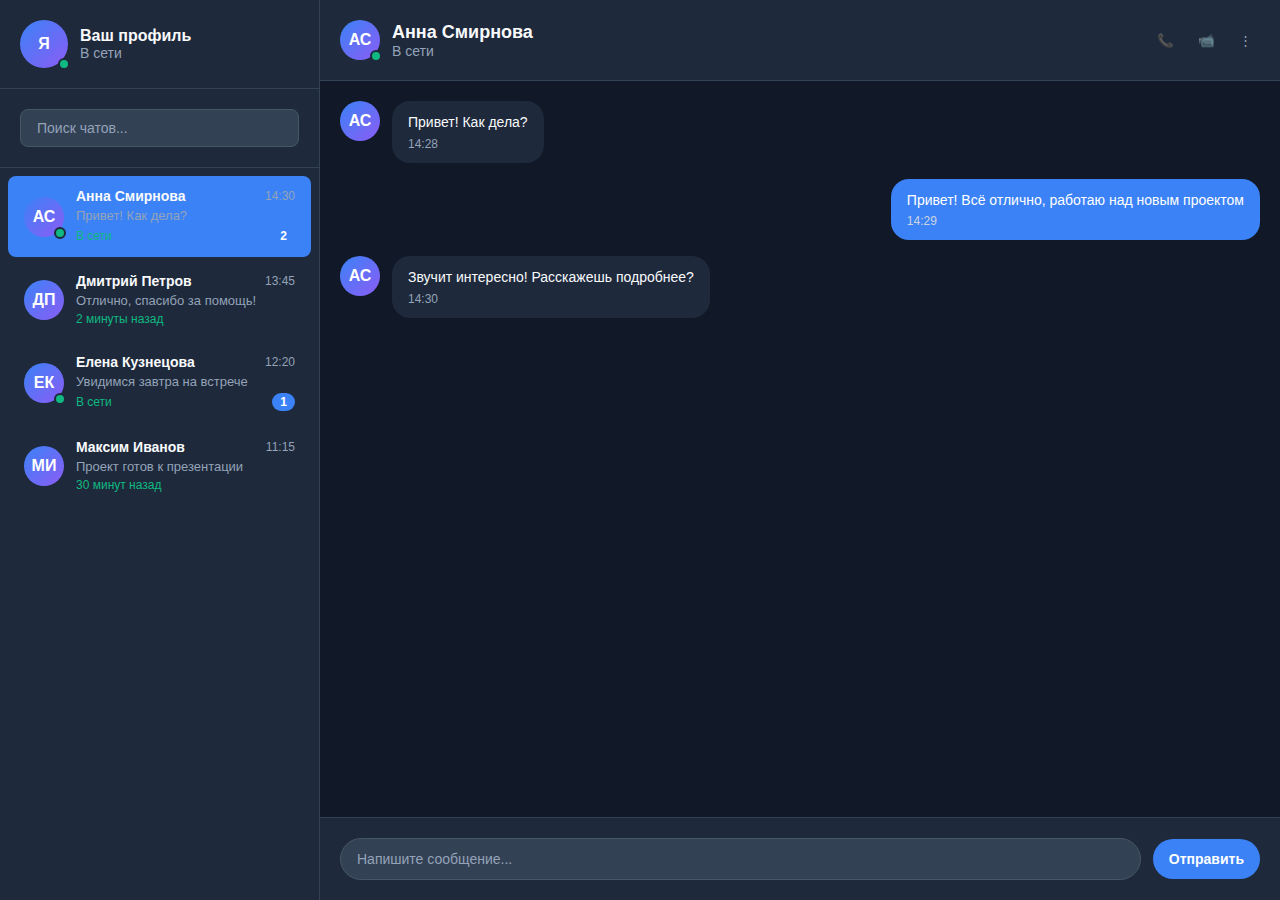
<file: public/messenger.html>
<!DOCTYPE html>
<html lang="ru">
<head>
    <meta charset="UTF-8">
    <meta name="viewport" content="width=device-width, initial-scale=1.0">
    <title>Мессенджер</title>
    <style>
        * {
            margin: 0;
            padding: 0;
            box-sizing: border-box;
        }

        body {
            font-family: -apple-system, BlinkMacSystemFont, 'Segoe UI', Roboto, sans-serif;
            background-color: #111827;
            color: #f8fafc;
            height: 100vh;
            overflow: hidden;
        }

        .messenger {
            display: flex;
            height: 100vh;
        }

        /* Боковая панель */
        .sidebar {
            width: 320px;
            background-color: #1e293b;
            border-right: 1px solid #334155;
            display: flex;
            flex-direction: column;
        }

        .user-profile {
            padding: 20px;
            border-bottom: 1px solid #334155;
            display: flex;
            align-items: center;
            gap: 12px;
        }

        .avatar {
            width: 40px;
            height: 40px;
            border-radius: 50%;
            background: linear-gradient(135deg, #3b82f6, #8b5cf6);
            display: flex;
            align-items: center;
            justify-content: center;
            color: white;
            font-weight: bold;
            position: relative;
        }

        .avatar.large {
            width: 48px;
            height: 48px;
        }

        .online-indicator {
            position: absolute;
            bottom: -2px;
            right: -2px;
            width: 12px;
            height: 12px;
            background-color: #10b981;
            border: 2px solid #1e293b;
            border-radius: 50%;
        }

        .user-info h3 {
            font-size: 16px;
            font-weight: 600;
            color: #f8fafc;
        }

        .user-info p {
            font-size: 14px;
            color: #94a3b8;
        }

        .search-container {
            padding: 20px;
            border-bottom: 1px solid #334155;
        }

        .search-box {
            width: 100%;
            padding: 10px 16px;
            background-color: #334155;
            border: 1px solid #475569;
            border-radius: 8px;
            color: #f8fafc;
            font-size: 14px;
        }

        .search-box:focus {
            outline: none;
            border-color: #3b82f6;
        }

        .search-box::placeholder {
            color: #94a3b8;
        }

        .chats-list {
            flex: 1;
            overflow-y: auto;
            padding: 8px;
        }

        .chat-item {
            padding: 12px 16px;
            border-radius: 8px;
            cursor: pointer;
            transition: background-color 0.2s;
            display: flex;
            align-items: center;
            gap: 12px;
            margin-bottom: 4px;
        }

        .chat-item:hover {
            background-color: #334155;
        }

        .chat-item.active {
            background-color: #3b82f6;
        }

        .chat-info {
            flex: 1;
            min-width: 0;
        }

        .chat-header {
            display: flex;
            justify-content: between;
            align-items: center;
            margin-bottom: 4px;
        }

        .chat-name {
            font-weight: 600;
            color: #f8fafc;
            font-size: 14px;
        }

        .chat-time {
            font-size: 12px;
            color: #94a3b8;
            margin-left: auto;
        }

        .chat-message {
            font-size: 13px;
            color: #94a3b8;
            white-space: nowrap;
            overflow: hidden;
            text-overflow: ellipsis;
        }

        .chat-meta {
            display: flex;
            align-items: center;
            justify-content: space-between;
            margin-top: 4px;
        }

        .online-status {
            font-size: 12px;
            color: #10b981;
        }

        .unread-count {
            background-color: #3b82f6;
            color: white;
            border-radius: 12px;
            padding: 2px 8px;
            font-size: 12px;
            font-weight: 600;
            min-width: 20px;
            text-align: center;
        }

        /* Главная область */
        .main-content {
            flex: 1;
            display: flex;
            flex-direction: column;
        }

        .chat-header-main {
            padding: 20px;
            border-bottom: 1px solid #334155;
            background-color: #1e293b;
            display: flex;
            align-items: center;
            gap: 12px;
        }

        .chat-header-main .user-info h3 {
            font-size: 18px;
        }

        .chat-actions {
            margin-left: auto;
            display: flex;
            gap: 8px;
        }

        .action-btn {
            padding: 8px;
            background-color: transparent;
            border: none;
            color: #94a3b8;
            cursor: pointer;
            border-radius: 6px;
            transition: all 0.2s;
        }

        .action-btn:hover {
            background-color: #334155;
            color: #f8fafc;
        }

        .messages-container {
            flex: 1;
            overflow-y: auto;
            padding: 20px;
            background-color: #111827;
        }

        .message {
            display: flex;
            margin-bottom: 16px;
            gap: 12px;
        }

        .message.own {
            flex-direction: row-reverse;
        }

        .message.own .message-bubble {
            background-color: #3b82f6;
            color: white;
        }

        .message-bubble {
            max-width: 70%;
            padding: 12px 16px;
            background-color: #1e293b;
            border-radius: 18px;
            position: relative;
        }

        .message-text {
            font-size: 14px;
            line-height: 1.4;
            word-wrap: break-word;
        }

        .message-time {
            font-size: 12px;
            color: #94a3b8;
            margin-top: 4px;
        }

        .message.own .message-time {
            color: #cbd5e1;
        }

        .message-input-container {
            padding: 20px;
            border-top: 1px solid #334155;
            background-color: #1e293b;
        }

        .message-input-wrapper {
            display: flex;
            align-items: center;
            gap: 12px;
        }

        .message-input {
            flex: 1;
            padding: 12px 16px;
            background-color: #334155;
            border: 1px solid #475569;
            border-radius: 24px;
            color: #f8fafc;
            font-size: 14px;
            resize: none;
            outline: none;
        }

        .message-input:focus {
            border-color: #3b82f6;
        }

        .message-input::placeholder {
            color: #94a3b8;
        }

        .send-btn {
            padding: 12px 16px;
            background-color: #3b82f6;
            border: none;
            border-radius: 24px;
            color: white;
            cursor: pointer;
            font-size: 14px;
            font-weight: 600;
            transition: background-color 0.2s;
        }

        .send-btn:hover {
            background-color: #2563eb;
        }

        .send-btn:disabled {
            opacity: 0.5;
            cursor: not-allowed;
        }

        .empty-state {
            display: flex;
            flex-direction: column;
            align-items: center;
            justify-content: center;
            height: 100%;
            color: #94a3b8;
        }

        .empty-state h2 {
            font-size: 24px;
            margin-bottom: 8px;
            color: #f8fafc;
        }

        .empty-state p {
            font-size: 16px;
        }

        /* Скроллбар */
        .chats-list::-webkit-scrollbar,
        .messages-container::-webkit-scrollbar {
            width: 6px;
        }

        .chats-list::-webkit-scrollbar-track,
        .messages-container::-webkit-scrollbar-track {
            background: transparent;
        }

        .chats-list::-webkit-scrollbar-thumb,
        .messages-container::-webkit-scrollbar-thumb {
            background: #475569;
            border-radius: 3px;
        }

        .chats-list::-webkit-scrollbar-thumb:hover,
        .messages-container::-webkit-scrollbar-thumb:hover {
            background: #64748b;
        }

        /* Адаптивность */
        @media (max-width: 768px) {
            .sidebar {
                width: 100%;
                position: absolute;
                z-index: 10;
                transform: translateX(-100%);
                transition: transform 0.3s ease;
            }

            .sidebar.open {
                transform: translateX(0);
            }

            .main-content {
                width: 100%;
            }
        }
    </style>
</head>
<body>
    <div class="messenger">
        <div class="sidebar">
            <div class="user-profile">
                <div class="avatar large">
                    <span>Я</span>
                    <div class="online-indicator"></div>
                </div>
                <div class="user-info">
                    <h3>Ваш профиль</h3>
                    <p>В сети</p>
                </div>
            </div>

            <div class="search-container">
                <input type="text" class="search-box" placeholder="Поиск чатов..." id="searchInput">
            </div>

            <div class="chats-list" id="chatsList">
                <div class="chat-item active" data-chat-id="1">
                    <div class="avatar">
                        <span>АС</span>
                        <div class="online-indicator"></div>
                    </div>
                    <div class="chat-info">
                        <div class="chat-header">
                            <div class="chat-name">Анна Смирнова</div>
                            <div class="chat-time">14:30</div>
                        </div>
                        <div class="chat-message">Привет! Как дела?</div>
                        <div class="chat-meta">
                            <div class="online-status">В сети</div>
                            <div class="unread-count">2</div>
                        </div>
                    </div>
                </div>

                <div class="chat-item" data-chat-id="2">
                    <div class="avatar">
                        <span>ДП</span>
                    </div>
                    <div class="chat-info">
                        <div class="chat-header">
                            <div class="chat-name">Дмитрий Петров</div>
                            <div class="chat-time">13:45</div>
                        </div>
                        <div class="chat-message">Отлично, спасибо за помощь!</div>
                        <div class="chat-meta">
                            <div class="online-status">2 минуты назад</div>
                        </div>
                    </div>
                </div>

                <div class="chat-item" data-chat-id="3">
                    <div class="avatar">
                        <span>ЕК</span>
                        <div class="online-indicator"></div>
                    </div>
                    <div class="chat-info">
                        <div class="chat-header">
                            <div class="chat-name">Елена Кузнецова</div>
                            <div class="chat-time">12:20</div>
                        </div>
                        <div class="chat-message">Увидимся завтра на встрече</div>
                        <div class="chat-meta">
                            <div class="online-status">В сети</div>
                            <div class="unread-count">1</div>
                        </div>
                    </div>
                </div>

                <div class="chat-item" data-chat-id="4">
                    <div class="avatar">
                        <span>МИ</span>
                    </div>
                    <div class="chat-info">
                        <div class="chat-header">
                            <div class="chat-name">Максим Иванов</div>
                            <div class="chat-time">11:15</div>
                        </div>
                        <div class="chat-message">Проект готов к презентации</div>
                        <div class="chat-meta">
                            <div class="online-status">30 минут назад</div>
                        </div>
                    </div>
                </div>
            </div>
        </div>

        <div class="main-content">
            <div class="chat-header-main" id="chatHeader">
                <div class="avatar">
                    <span>АС</span>
                    <div class="online-indicator"></div>
                </div>
                <div class="user-info">
                    <h3>Анна Смирнова</h3>
                    <p>В сети</p>
                </div>
                <div class="chat-actions">
                    <button class="action-btn" title="Звонок">📞</button>
                    <button class="action-btn" title="Видеозвонок">📹</button>
                    <button class="action-btn" title="Меню">⋮</button>
                </div>
            </div>

            <div class="messages-container" id="messagesContainer">
                <div class="message">
                    <div class="avatar">
                        <span>АС</span>
                    </div>
                    <div class="message-bubble">
                        <div class="message-text">Привет! Как дела?</div>
                        <div class="message-time">14:28</div>
                    </div>
                </div>

                <div class="message own">
                    <div class="message-bubble">
                        <div class="message-text">Привет! Всё отлично, работаю над новым проектом</div>
                        <div class="message-time">14:29</div>
                    </div>
                </div>

                <div class="message">
                    <div class="avatar">
                        <span>АС</span>
                    </div>
                    <div class="message-bubble">
                        <div class="message-text">Звучит интересно! Расскажешь подробнее?</div>
                        <div class="message-time">14:30</div>
                    </div>
                </div>
            </div>

            <div class="message-input-container">
                <div class="message-input-wrapper">
                    <input type="text" class="message-input" placeholder="Напишите сообщение..." id="messageInput">
                    <button class="send-btn" id="sendBtn">Отправить</button>
                </div>
            </div>
        </div>
    </div>

    <script>
        // Данные пользователей
        const users = {
            1: { name: 'Анна Смирнова', initials: 'АС', online: true },
            2: { name: 'Дмитрий Петров', initials: 'ДП', online: false, lastSeen: '2 минуты назад' },
            3: { name: 'Елена Кузнецова', initials: 'ЕК', online: true },
            4: { name: 'Максим Иванов', initials: 'МИ', online: false, lastSeen: '30 минут назад' }
        };

        // Данные сообщений
        const messages = {
            1: [
                { id: 1, sender: 'other', text: 'Привет! Как дела?', time: '14:28' },
                { id: 2, sender: 'me', text: 'Привет! Всё отлично, работаю над новым проектом', time: '14:29' },
                { id: 3, sender: 'other', text: 'Звучит интересно! Расскажешь подробнее?', time: '14:30' }
            ],
            2: [
                { id: 1, sender: 'me', text: 'Спасибо за помощь с проектом!', time: '13:44' },
                { id: 2, sender: 'other', text: 'Отлично, спасибо за помощь!', time: '13:45' }
            ],
            3: [
                { id: 1, sender: 'other', text: 'Не забудь про встречу завтра', time: '12:19' },
                { id: 2, sender: 'other', text: 'Увидимся завтра на встрече', time: '12:20' }
            ],
            4: [
                { id: 1, sender: 'other', text: 'Проект готов к презентации', time: '11:15' },
                { id: 2, sender: 'me', text: 'Отлично! Когда показываем?', time: '11:16' }
            ]
        };

        let currentChatId = 1;

        // Элементы
        const chatItems = document.querySelectorAll('.chat-item');
        const chatHeader = document.getElementById('chatHeader');
        const messagesContainer = document.getElementById('messagesContainer');
        const messageInput = document.getElementById('messageInput');
        const sendBtn = document.getElementById('sendBtn');
        const searchInput = document.getElementById('searchInput');

        // Переключение чатов
        chatItems.forEach(item => {
            item.addEventListener('click', () => {
                const chatId = parseInt(item.dataset.chatId);
                switchChat(chatId);
            });
        });

        // Функция переключения чата
        function switchChat(chatId) {
            currentChatId = chatId;
            
            // Обновляем активный чат
            chatItems.forEach(item => {
                item.classList.remove('active');
                if (parseInt(item.dataset.chatId) === chatId) {
                    item.classList.add('active');
                }
            });

            // Обновляем заголовок чата
            updateChatHeader(chatId);
            
            // Обновляем сообщения
            updateMessages(chatId);
        }

        // Обновление заголовка чата
        function updateChatHeader(chatId) {
            const user = users[chatId];
            const onlineIndicator = user.online ? '<div class="online-indicator"></div>' : '';
            const status = user.online ? 'В сети' : user.lastSeen;
            
            chatHeader.innerHTML = `
                <div class="avatar">
                    <span>${user.initials}</span>
                    ${onlineIndicator}
                </div>
                <div class="user-info">
                    <h3>${user.name}</h3>
                    <p>${status}</p>
                </div>
                <div class="chat-actions">
                    <button class="action-btn" title="Звонок">📞</button>
                    <button class="action-btn" title="Видеозвонок">📹</button>
                    <button class="action-btn" title="Меню">⋮</button>
                </div>
            `;
        }

        // Обновление сообщений
        function updateMessages(chatId) {
            const chatMessages = messages[chatId] || [];
            const user = users[chatId];
            
            messagesContainer.innerHTML = chatMessages.map(msg => {
                const isOwn = msg.sender === 'me';
                return `
                    <div class="message ${isOwn ? 'own' : ''}">
                        ${!isOwn ? `
                            <div class="avatar">
                                <span>${user.initials}</span>
                            </div>
                        ` : ''}
                        <div class="message-bubble">
                            <div class="message-text">${msg.text}</div>
                            <div class="message-time">${msg.time}</div>
                        </div>
                    </div>
                `;
            }).join('');
            
            // Прокрутка к низу
            messagesContainer.scrollTop = messagesContainer.scrollHeight;
        }

        // Отправка сообщения
        function sendMessage() {
            const text = messageInput.value.trim();
            if (!text) return;
            
            const now = new Date();
            const time = now.getHours().toString().padStart(2, '0') + ':' + 
                        now.getMinutes().toString().padStart(2, '0');
            
            const newMessage = {
                id: Date.now(),
                sender: 'me',
                text: text,
                time: time
            };
            
            if (!messages[currentChatId]) {
                messages[currentChatId] = [];
            }
            
            messages[currentChatId].push(newMessage);
            updateMessages(currentChatId);
            
            messageInput.value = '';
            
            // Обновляем превью сообщения в списке чатов
            updateChatPreview(currentChatId, text, time);
        }

        // Обновление превью сообщения в списке чатов
        function updateChatPreview(chatId, text, time) {
            const chatItem = document.querySelector(`[data-chat-id="${chatId}"]`);
            if (chatItem) {
                const messageElement = chatItem.querySelector('.chat-message');
                const timeElement = chatItem.querySelector('.chat-time');
                
                if (messageElement) messageElement.textContent = text;
                if (timeElement) timeElement.textContent = time;
            }
        }

        // События
        sendBtn.addEventListener('click', sendMessage);
        messageInput.addEventListener('keypress', (e) => {
            if (e.key === 'Enter') {
                sendMessage();
            }
        });

        // Поиск чатов
        searchInput.addEventListener('input', (e) => {
            const query = e.target.value.toLowerCase();
            chatItems.forEach(item => {
                const name = item.querySelector('.chat-name').textContent.toLowerCase();
                if (name.includes(query)) {
                    item.style.display = 'flex';
                } else {
                    item.style.display = 'none';
                }
            });
        });

        // Обновление времени онлайн
        function updateOnlineStatus() {
            const now = new Date();
            const timeString = now.getHours().toString().padStart(2, '0') + ':' + 
                             now.getMinutes().toString().padStart(2, '0');
            
            // Обновляем время в профиле пользователя
            const userProfile = document.querySelector('.user-profile .user-info p');
            if (userProfile) {
                userProfile.textContent = 'В сети';
            }
        }

        // Обновляем статус каждую минуту
        setInterval(updateOnlineStatus, 60000);
        
        // Инициализация
        updateChatHeader(currentChatId);
        updateMessages(currentChatId);
        updateOnlineStatus();
    </script>
</body>
</html>
</file>
